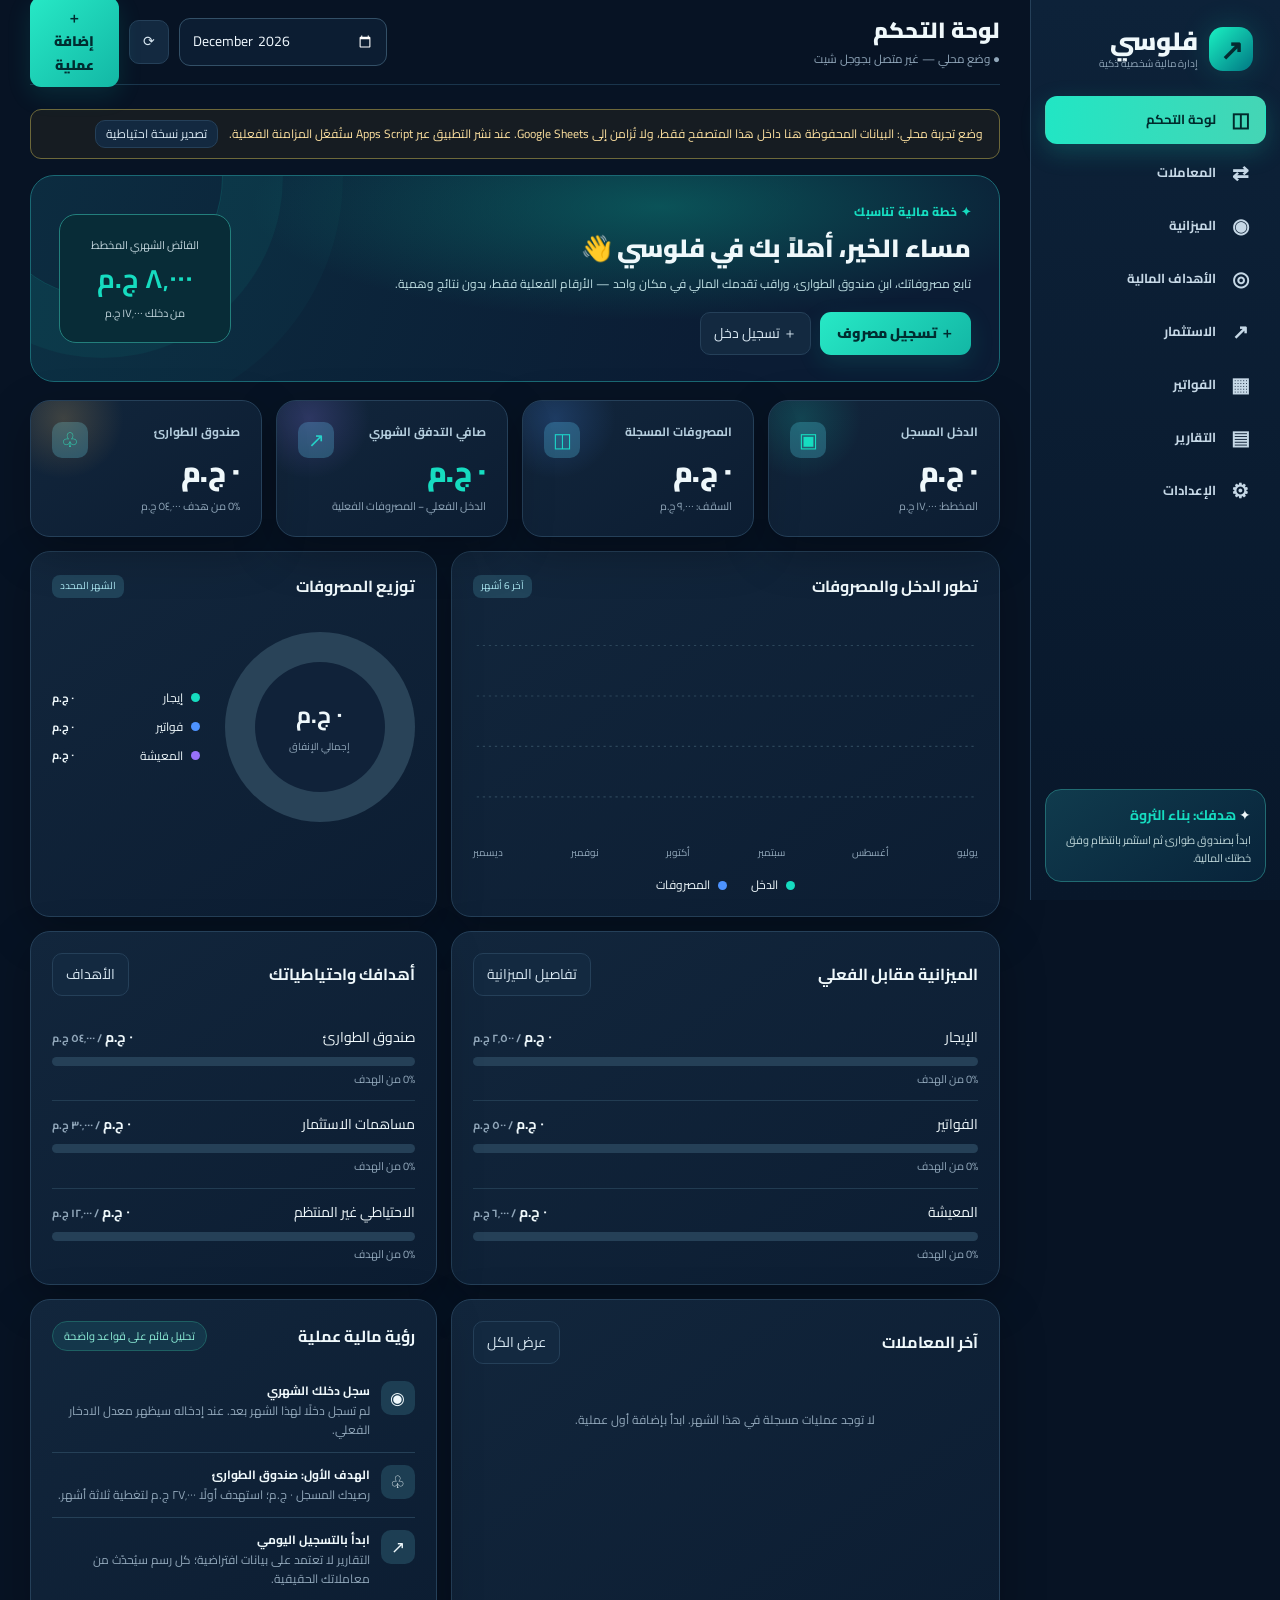
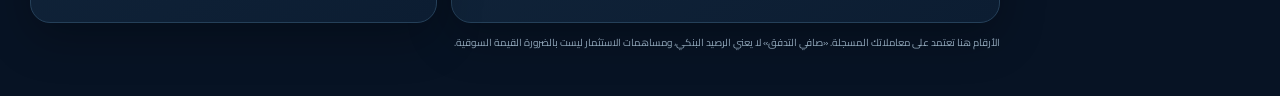
<file: flosy-app/Index.html>
<!doctype html>
<html lang="ar" dir="rtl">
<head>
  <base target="_top"><meta charset="utf-8"><meta name="viewport" content="width=device-width, initial-scale=1, viewport-fit=cover"><meta name="theme-color" content="#07162a">
  <title>فلوسي | إدارة أموالك بذكاء</title>
  <style>
  @import url('https://fonts.googleapis.com/css2?family=Cairo:wght@400;500;600;700;800;900&display=swap');
  :root{--bg:#071324;--panel:#0f2036;--panel2:#11283f;--border:#254059;--text:#eff8fb;--muted:#91a7ba;--teal:#16dcc0;--teal2:#00ab93;--blue:#4d93ff;--purple:#9b7eff;--gold:#f3b95c;--red:#ff728d;--shadow:0 15px 45px #0004;--r:20px; color-scheme:dark}
  *{box-sizing:border-box}html{scroll-behavior:smooth}body{margin:0;color:var(--text);background:var(--bg);font-family:'Cairo',Tahoma,sans-serif;min-height:100vh;font-size:14px;line-height:1.65}button,input,select,textarea{font:inherit}button{cursor:pointer}a{color:var(--teal)}.app{display:flex;min-height:100vh}
  aside{width:250px;flex:none;background:linear-gradient(180deg,#0d2239 0%,#08172a 100%);border-left:1px solid var(--border);padding:26px 14px 18px;position:sticky;top:0;height:100vh;display:flex;flex-direction:column;z-index:40}.brand{padding:0 13px 23px;display:flex;align-items:center;gap:11px}.brand-icon{height:44px;width:44px;border-radius:14px;display:grid;place-items:center;background:linear-gradient(135deg,#1af2c3,#007783);box-shadow:0 0 30px #16dcc033;color:#052b31;font-weight:900;font-size:28px}.brand-name{font-size:25px;font-weight:900;line-height:1.2}.brand-sub{font-size:10px;color:var(--muted)}.nav{display:flex;flex-direction:column;gap:5px}.nav button{border:1px solid transparent;color:#c6d8e6;background:transparent;text-align:right;width:100%;display:flex;align-items:center;gap:13px;padding:12px 14px;border-radius:12px;font-size:13px;font-weight:700}.nav button:hover{background:#1d3650}.nav button.active{color:#002a2c;background:linear-gradient(95deg,#21e6c4,#45d5b5);box-shadow:0 8px 25px #14dbc034}.symbol{min-width:22px;width:22px;height:22px;font-size:20px;display:inline-grid;place-items:center;line-height:1}.aside-bottom{margin-top:auto;padding:14px;border:1px solid #216b72;background:linear-gradient(145deg,#103b4d,#08233a);border-radius:16px}.aside-bottom b{color:var(--teal);font-size:14px}.aside-bottom p{font-size:11px;color:#bdd5d8;margin:4px 0 0}.main{flex:1;min-width:0;padding:0 30px 34px;max-width:1700px;margin:auto}.topbar{height:85px;display:flex;align-items:center;justify-content:space-between;gap:14px;border-bottom:1px solid #1a354c;margin-bottom:24px}.top-right{display:flex;align-items:center;gap:10px}.top-actions{display:flex;align-items:center;gap:10px}.topbar small{color:var(--muted)}.topbar h1{margin:0;font-size:22px;font-weight:900;line-height:1.5}.chip,.mini-btn,.outline{border:1px solid var(--border);border-radius:10px;background:#132940;color:#d8e7f1;padding:9px 13px;transition:.2s}.chip:hover,.mini-btn:hover,.outline:hover{border-color:var(--teal);color:white}.month{width:168px}.primary{border:none;background:linear-gradient(135deg,#27e9c6,#13b7a5);color:#002c30;border-radius:11px;padding:10px 17px;font-weight:900;box-shadow:0 8px 25px #10d4bc20}.primary:hover{filter:brightness(1.06)}.danger{background:#ff728d22!important;color:#ff94aa!important;border:1px solid #9b4050!important}.notice{padding:10px 16px;border:1px solid #6d683a;background:#604b1d2b;color:#ffe2a0;border-radius:11px;font-size:12px;margin-bottom:16px}.pill{padding:5px 11px;border-radius:90px;font-size:11px;background:#14374b;color:#8eefd9;border:1px solid #1e6063}.eyebrow{font-size:12px;color:var(--teal);font-weight:800;letter-spacing:.2px}.page-title{font-size:22px;margin:0 0 5px}.page-sub{color:var(--muted);margin:0 0 23px;font-size:12px}.section-title{font-size:15px;font-weight:900;margin:0}.muted{color:var(--muted)}.small{font-size:11px}.grid{display:grid;gap:14px}.kpi-grid{grid-template-columns:repeat(4,minmax(0,1fr));margin-top:18px}.two{grid-template-columns:1.35fr 1fr}.three{grid-template-columns:repeat(3,minmax(0,1fr))}.panel{border:1px solid var(--border);background:linear-gradient(145deg,#12263c,#0c1d32);border-radius:var(--r);padding:21px;box-shadow:var(--shadow);min-width:0}.panel h3{margin:0 0 17px;font-size:16px}.panel .head{display:flex;align-items:center;justify-content:space-between;gap:8px;margin-bottom:18px}.panel .head h3{margin:0}.kpi{min-height:128px;position:relative;overflow:hidden}.kpi:after{content:"";position:absolute;left:-30px;top:-45px;width:125px;height:125px;border-radius:50%;background:radial-gradient(circle,#16dcc02b,transparent 68%);pointer-events:none}.kpi.blue:after{background:radial-gradient(circle,#4d93ff33,transparent 68%)}.kpi.purple:after{background:radial-gradient(circle,#9b7eff33,transparent 68%)}.kpi.gold:after{background:radial-gradient(circle,#f3b95c33,transparent 68%)}.kpi-label{color:#b4cddd;font-size:12px;font-weight:700}.kpi-value{font-size:29px;line-height:1.4;font-weight:900;margin:10px 0 5px;letter-spacing:-.6px}.kpi-note{font-size:11px;color:var(--muted)}.kpi-icon{float:left;font-size:20px;width:36px;height:36px;display:grid;place-items:center;border-radius:10px;background:#24526a;color:var(--teal)}.hero{border-radius:24px;background:radial-gradient(ellipse at 65% 15%,#0a6d69a8,transparent 46%),linear-gradient(110deg,#0c2c40,#0b1c34 75%);padding:26px 28px;min-height:180px;border:1px solid #1a6974;display:flex;align-items:center;justify-content:space-between;gap:18px;position:relative;overflow:hidden}.hero:after{content:"";width:240px;height:240px;border:1px solid #16dcc02b;border-radius:50%;position:absolute;left:-50px;top:-120px;box-shadow:0 0 0 60px #16dcc00d,0 0 0 120px #16dcc006;pointer-events:none}.hero h2{font-size:25px;font-weight:900;margin:5px 0 6px}.hero p{margin:0;color:#c0e0e4;max-width:610px;font-size:12px}.hero-actions{display:flex;gap:9px;margin-top:18px;flex-wrap:wrap}.hero-stat{text-align:center;border:1px solid #237f7c;background:#082c37;padding:18px 24px;border-radius:17px;z-index:1;min-width:172px}.hero-stat strong{display:block;font-size:27px;color:var(--teal)}.hero-stat small{font-size:11px;color:#c2d5dc}.stack{display:flex;flex-direction:column;gap:14px}.flex-between{display:flex;justify-content:space-between;align-items:center;gap:10px}.stat-label{color:var(--muted);font-size:11px}.bold-number{font-weight:900;font-size:18px}.bar{height:9px;border-radius:20px;overflow:hidden;background:#254057}.bar>span{display:block;height:100%;background:linear-gradient(90deg,#1689c8,#22e5be);border-radius:20px;transition:width .3s}.bar.warning>span{background:linear-gradient(90deg,#ff8e75,#fa627e)}.progress-item{padding:12px 0;border-bottom:1px solid #223c52}.progress-item:last-child{border:0;padding-bottom:0}.legend{display:flex;align-items:center;gap:8px;font-size:12px}.dot{height:9px;width:9px;border-radius:50%;display:inline-block;background:var(--teal)}.ring-wrap{display:flex;gap:25px;align-items:center;min-height:218px}.donut{height:190px;width:190px;border-radius:50%;flex:none;position:relative;display:grid;place-items:center;background:conic-gradient(var(--teal) 0 60%,var(--blue) 60% 85%,var(--purple) 85% 100%)}.donut:after{content:"";position:absolute;inset:30px;border-radius:50%;background:#102239}.donut-center{position:relative;z-index:1;text-align:center}.donut-center b{display:block;font-size:23px}.donut-center small{font-size:10px;color:var(--muted)}.ring-legend{flex:1;min-width:0}.ring-legend>div{margin:9px 0;display:flex;align-items:center;justify-content:space-between;gap:9px;font-size:11px}.ring-legend b{white-space:nowrap}.chart{width:100%;height:225px;display:block}.chart-labels{display:flex;justify-content:space-between;gap:3px;margin-top:2px;color:var(--muted);font-size:10px}.table-scroll{overflow-x:auto}.table{border-collapse:collapse;width:100%;text-align:right}.table th{color:#91b0c6;font-size:11px;font-weight:700;padding:12px 8px;border-bottom:1px solid #2e485c;white-space:nowrap}.table td{padding:12px 8px;border-bottom:1px solid #1c3649;font-size:12px}.table tr:last-child td{border:0}.tx-name{font-weight:800}.tx-meta{font-size:10px;color:var(--muted)}.tag{padding:4px 9px;border-radius:7px;font-size:10px;background:#164e57;color:#8ff6da}.tag.exp{background:#502f42;color:#ffc0cb}.income-color{color:var(--teal)}.expense-color{color:var(--red)}.toolrow{display:flex;align-items:center;justify-content:space-between;gap:10px;flex-wrap:wrap;margin:16px 0}.empty{text-align:center;color:var(--muted);padding:28px 10px;font-size:12px}.footnote{color:var(--muted);font-size:10px;margin-top:12px}.insight{display:flex;align-items:flex-start;gap:11px;padding:12px 0;border-bottom:1px solid #254057}.insight:last-child{border:0}.insight-icon{flex:none;border-radius:10px;width:34px;height:34px;display:grid;place-items:center;background:#1d3e53;font-size:17px}.insight p{margin:0;font-size:12px}.insight strong{display:block;font-size:12px}.svg-lines line{stroke:#2c465a;stroke-dasharray:2 5}.form-grid{display:grid;grid-template-columns:repeat(2,minmax(0,1fr));gap:14px}.field{display:flex;flex-direction:column;gap:5px}.field label{color:#a6bfd0;font-size:11px;font-weight:700}.field input,.field select,.field textarea,.month,.search{width:100%;background:#0c1d32;border:1px solid #335067;color:#f0f8fe;border-radius:11px;padding:10px 12px;outline:none}.field input:focus,.field select:focus,.field textarea:focus,.search:focus{border-color:var(--teal)}.field textarea{resize:vertical;min-height:90px}.search{width:230px}.modal-backdrop{position:fixed;inset:0;display:none;align-items:center;justify-content:center;padding:16px;background:#020b17dc;z-index:100;backdrop-filter:blur(5px)}.modal-backdrop.show{display:flex}.modal{background:#12283d;border:1px solid #3b6574;border-radius:22px;width:min(560px,100%);max-height:94vh;overflow:auto;padding:24px;box-shadow:0 28px 90px #000a}.modal h2{margin:0;font-size:20px}.modal-header{display:flex;align-items:center;justify-content:space-between;margin-bottom:20px}.modal-actions{display:flex;justify-content:flex-end;gap:10px;margin-top:22px}.btn-row{display:flex;gap:8px;flex-wrap:wrap}.badge{border-radius:8px;padding:3px 8px;background:#21445a;color:#ace7f2;font-size:10px}.goals-grid{display:grid;grid-template-columns:repeat(2,minmax(0,1fr));gap:14px}.goal-ico{font-size:20px;border-radius:11px;background:#193e4a;width:43px;height:43px;display:grid;place-items:center}.goal-title{font-weight:900;font-size:15px}.empty-state{border:1px dashed #396276;background:#0c253a;padding:35px;border-radius:18px;text-align:center;color:#a8c7d3}.sidebar-overlay{display:none}.mobile-only{display:none}.toast{position:fixed;bottom:22px;left:22px;z-index:110;background:#123b3d;color:#ccfff6;border:1px solid #2be8bc;border-radius:11px;padding:12px 17px;box-shadow:var(--shadow);display:none;max-width:400px}.toast.error{background:#4c2633;border-color:#de6986;color:#ffe6eb}.toast.show{display:block}
  @media(max-width:1260px){.main{padding:0 18px 30px}.kpi-grid{grid-template-columns:repeat(2,minmax(0,1fr))}.two{grid-template-columns:1fr 1fr}.ring-wrap{flex-direction:column;align-items:stretch}.donut{margin:auto}}
  @media(max-width:1000px){aside{width:220px}.two,.three{grid-template-columns:1fr}.ring-wrap{flex-direction:row}.main{padding-inline:16px}}
  @media(max-width:760px){aside{position:fixed;right:-275px;transition:right .25s;width:250px;z-index:80}aside.open{right:0}.sidebar-overlay.show{display:block;position:fixed;inset:0;background:#0009;z-index:70}.mobile-only{display:inline-flex}.topbar{height:auto;padding:18px 0;margin-bottom:16px;align-items:flex-start}.topbar h1{font-size:17px}.top-actions{gap:6px}.top-actions .month{width:140px;padding:8px}.top-actions .primary{display:none}.main{padding:0 12px 80px}.hero{padding:20px;display:block}.hero h2{font-size:19px}.hero-stat{margin-top:14px;text-align:right;padding:9px 15px;display:inline-block}.hero-stat strong{font-size:21px}.kpi-grid{gap:9px}.kpi{min-height:110px;padding:15px}.kpi-value{font-size:20px}.kpi-icon{width:29px;height:29px;font-size:16px}.panel{padding:17px;border-radius:15px}.ring-wrap{flex-direction:column}.donut{height:160px;width:160px}.form-grid,.goals-grid{grid-template-columns:1fr}.bottom-add{position:fixed;bottom:18px;left:18px;z-index:35;border-radius:50%;height:54px;width:54px;font-size:27px;box-shadow:0 5px 30px #16dcc077}}
  </style>
</head>
<body>
<div class="app">
  <div id="sidebarOverlay" class="sidebar-overlay"></div>
  <aside id="sidebar">
    <div class="brand"><span class="brand-icon">↗</span><div><div class="brand-name">فلوسي</div><div class="brand-sub">إدارة مالية شخصية ذكية</div></div></div>
    <nav class="nav" id="nav"></nav>
    <div class="aside-bottom"><div>✦ <b>هدفك: بناء الثروة</b></div><p>ابدأ بصندوق طوارئ ثم استثمر بانتظام وفق خطتك المالية.</p></div>
  </aside>
  <main class="main">
    <header class="topbar">
      <div class="top-right"><button class="mini-btn mobile-only" data-action="toggleNav" aria-label="القائمة">☰</button><div><h1 id="viewTitle">لوحة التحكم</h1><small id="connectionText">جارٍ تحميل البيانات...</small></div></div>
      <div class="top-actions"><input type="month" id="monthSelector" class="month" aria-label="اختر الشهر"><button class="mini-btn" data-action="refresh" title="تحديث">⟳</button><button class="primary" data-action="newTx" data-type="مصروف">＋ إضافة عملية</button></div>
    </header>
    <div id="previewNotice"></div>
    <div id="content"></div>
    <button class="primary mobile-only bottom-add" data-action="newTx" data-type="مصروف" aria-label="إضافة عملية">＋</button>
  </main>
</div>
<div class="modal-backdrop" id="modalBackdrop"><div id="modal" class="modal" role="dialog" aria-modal="true"></div></div>
<div id="toast" class="toast" role="status"></div>
<script>
(()=>{'use strict';
const SHEET_URL='https://docs.google.com/spreadsheets/d/1cB5FB-fqn8GMdXRE-wRrS0Fk5jt4FQk2J18UlNU6_No/edit';
const LIVE=typeof google!=='undefined' && !!google.script && !!google.script.run;
const LOCAL_KEY='flosy-finance-local-v2';
const NAV=[['overview','◫','لوحة التحكم'],['transactions','⇄','المعاملات'],['budget','◉','الميزانية'],['goals','◎','الأهداف المالية'],['investments','↗','الاستثمار'],['bills','▦','الفواتير'],['reports','▤','التقارير'],['settings','⚙','الإعدادات']];
const CAT=['إيجار','فواتير','طعام','مواصلات','تسوق','صحة','ترفيه','تعليم','اشتراكات','أخرى'];
const TYPES=['مصروف','دخل','طوارئ','استثمار','احتياطي','سحب طوارئ','سحب استثمار','سحب احتياطي'];
const DEFAULT={settings:{'المرتب الشهري':17000,'الإيجار':2500,'الفواتير':500,'المعيشة':6000,'الطوارئ المستهدفة':54000,'مصاريف غير منتظمة':1000,'رصيد الطوارئ الافتتاحي':0,'رصيد الاستثمار الافتتاحي':0,'رصيد الاحتياطي الافتتاحي':0},transactions:[],goals:[],bills:[],valuations:[],plan:[],serverDate:new Date().toISOString().slice(0,10),connected:false};
let state=JSON.parse(JSON.stringify(DEFAULT)),view='overview',month='',search='',filter='الكل',loading=false;
const $=id=>document.getElementById(id),escape=s=>String(s??'').replace(/[&<>"']/g,c=>({'&':'&amp;','<':'&lt;','>':'&gt;','"':'&quot;',"'":'&#39;'}[c]));
const num=v=>Number(v)||0,fmt=v=>new Intl.NumberFormat('ar-EG',{maximumFractionDigits:0}).format(num(v)),money=v=>fmt(v)+' ج.م',pct=v=>Math.round(v*100)+'%',clamp=v=>Math.max(0,Math.min(1,Number.isFinite(v)?v:0));
const cfg=k=>num(state.settings[k]);const iso=()=>{const d=new Date();return d.getFullYear()+'-'+String(d.getMonth()+1).padStart(2,'0')+'-'+String(d.getDate()).padStart(2,'0')};
const monthTx=()=>state.transactions.filter(x=>String(x.date).startsWith(month));
const sum=(arr,type)=>arr.filter(x=>x.type===type).reduce((a,x)=>a+num(x.amount),0);
const bucket=x=>x.category==='إيجار'?'إيجار':x.category==='فواتير'?'فواتير':'المعيشة';
const getStats=()=>{const tx=monthTx(),income=sum(tx,'دخل'),expense=sum(tx,'مصروف'),budget=cfg('الإيجار')+cfg('الفواتير')+cfg('المعيشة');const all=state.transactions;const emergency=cfg('رصيد الطوارئ الافتتاحي')+sum(all,'طوارئ')-sum(all,'سحب طوارئ');const investment=cfg('رصيد الاستثمار الافتتاحي')+sum(all,'استثمار')-sum(all,'سحب استثمار');const reserve=cfg('رصيد الاحتياطي الافتتاحي')+sum(all,'احتياطي')-sum(all,'سحب احتياطي');const latest=state.valuations.slice().sort((a,b)=>b.date.localeCompare(a.date))[0];return {income,expense,budget,net:income-expense,emergency,investment,reserve,portfolio:latest?num(latest.value):investment,hasValuation:!!latest};};
function toast(message,err=false){const t=$('toast');t.textContent=message;t.className='toast show'+(err?' error':'');clearTimeout(window._toastTimer);window._toastTimer=setTimeout(()=>t.classList.remove('show'),4100)}
function getLocal(){try{const d=JSON.parse(localStorage.getItem(LOCAL_KEY)||'null');return d?{...structuredClone(DEFAULT),...d,settings:{...DEFAULT.settings,...d.settings}}:structuredClone(DEFAULT)}catch{return structuredClone(DEFAULT)}}
function saveLocal(){localStorage.setItem(LOCAL_KEY,JSON.stringify(state))}
function call(method,arg){if(LIVE)return new Promise((resolve,reject)=>google.script.run.withSuccessHandler(resolve).withFailureHandler(reject)[method](arg));
  let obj=arg||{};let next=structuredClone(state);const id=()=>crypto.randomUUID?crypto.randomUUID():String(Date.now()+Math.random());
  if(method==='addTransaction')next.transactions.push({...obj,id:id()});
  if(method==='deleteTransaction')next.transactions=next.transactions.filter(x=>x.id!==arg);
  if(method==='saveSettings')next.settings={...next.settings,...obj};
  if(method==='saveGoal'||method==='saveBill'){let key=method==='saveGoal'?'goals':'bills';const i=next[key].findIndex(x=>x.id===obj.id);if(i<0)next[key].push({...obj,id:id()});else next[key][i]={...obj};}
  if(method==='deleteGoal'||method==='deleteBill'){let key=method==='deleteGoal'?'goals':'bills';next[key]=next[key].filter(x=>x.id!==arg)}
  if(method==='saveValuation')next.valuations.push(obj);
  if(method==='getData')return Promise.resolve(getLocal());
  state=next;saveLocal();return Promise.resolve(structuredClone(state));
}
async function refresh(){if(loading)return;loading=true;$('connectionText').textContent='جارٍ مزامنة البيانات…';try{state=await call('getData');$('connectionText').textContent=LIVE?'● متصل بقاعدة بيانات Google Sheets':'● وضع محلي — غير متصل بجوجل شيت';render();}catch(e){toast('تعذّر تحميل البيانات: '+(e.message||e),true);$('connectionText').textContent='تعذّر الاتصال';}finally{loading=false}}
async function mutate(method,arg){try{$('connectionText').textContent='جارٍ الحفظ…';const data=await call(method,arg);state=data;closeModal();render();toast('✓ تم الحفظ بنجاح');$('connectionText').textContent=LIVE?'● تم الحفظ في Google Sheets':'● تم الحفظ محليًا في هذا المتصفح'}catch(e){toast('فشل الحفظ: '+(e.message||e),true)}finally{const b=$('modalSave');if(b)b.disabled=false}}
function renderNav(){$('nav').innerHTML=NAV.map(([v,icon,title])=>`<button class="${view===v?'active':''}" data-action="navigate" data-view="${v}"><span class="symbol">${icon}</span>${title}</button>`).join('')}
function pageTitle(){return NAV.find(([v])=>v===view)?.[2]||'لوحة التحكم'}
function render(){renderNav();$('viewTitle').textContent=pageTitle();$('monthSelector').value=month;$('previewNotice').innerHTML=LIVE?'':`<div class="notice">وضع تجربة محلي: البيانات المحفوظة هنا داخل هذا المتصفح فقط، ولا تُزامن إلى Google Sheets. عند نشر التطبيق عبر Apps Script ستُفعّل المزامنة الفعلية. <button class="outline" data-action="export" style="margin-right:8px;padding:3px 10px">تصدير نسخة احتياطية</button></div>`;
const views={overview:renderOverview,transactions:renderTransactions,budget:renderBudget,goals:renderGoals,investments:renderInvestments,bills:renderBills,reports:renderReports,settings:renderSettings};$('content').innerHTML=(views[view]||renderOverview)();}
const panel=(title,content,extra='')=>`<section class="panel"><div class="head"><h3>${title}</h3>${extra}</div>${content}</section>`;
const progress=(label,used,total,color='')=>`<div class="progress-item"><div class="flex-between"><span>${label}</span><b>${money(used)} <span class="muted small">/ ${money(total)}</span></b></div><div class="bar ${used>total?'warning':''}" style="margin:8px 0 4px"><span style="width:${pct(clamp(used/Math.max(total,1)))};${color?'background:'+color:''}"></span></div><div class="muted small">${Math.round(used/Math.max(total,1)*100)}% من الهدف</div></div>`;
function expensesByBucket(){const out={'إيجار':0,'فواتير':0,'المعيشة':0};monthTx().filter(x=>x.type==='مصروف').forEach(x=>out[bucket(x)]+=num(x.amount));return out}
function monthName(m){try{return new Date(m+'-01T12:00:00').toLocaleDateString('ar-EG',{month:'short'})}catch{return m}}
function lastMonths(n){const [y,m]=month.split('-').map(Number),out=[];for(let i=n-1;i>=0;i--){const d=new Date(y,m-1-i,1);out.push(d.getFullYear()+'-'+String(d.getMonth()+1).padStart(2,'0'))}return out}
function svgTrend(){const ms=lastMonths(6),series=ms.map(m=>{const rows=state.transactions.filter(x=>x.date.startsWith(m));return {month:m,income:sum(rows,'دخل'),expense:sum(rows,'مصروف')}});const max=Math.max(...series.flatMap(x=>[x.income,x.expense]),cfg('المرتب الشهري'),1),W=670,H=205,pad=25,barW=26,gap=8;let inner=Array.from({length:4},(_,i)=>`<line x1="5" x2="${W-5}" y1="${25+i*46}" y2="${25+i*46}" stroke="#2c465a" stroke-dasharray="3 5"/>`).join('');series.forEach((d,i)=>{const x=(W-40)*(i+.5)/6+12;const h1=(d.income/max)*160,h2=(d.expense/max)*160;inner+=`<rect x="${x-20}" y="${H-h1}" width="${barW}" height="${h1}" rx="5" fill="#20dcc0"/><rect x="${x+9}" y="${H-h2}" width="${barW}" height="${h2}" rx="5" fill="#508cff"/>`});return `<svg class="chart" viewBox="0 0 ${W} ${H}" preserveAspectRatio="none" role="img" aria-label="مقارنة الدخل بالمصروفات خلال ستة أشهر">${inner}</svg><div class="chart-labels">${series.map(x=>`<span>${monthName(x.month)}</span>`).join('')}</div><div class="flex-between" style="justify-content:center;gap:24px;margin-top:14px"><div class="legend"><i class="dot"></i> الدخل</div><div class="legend"><i class="dot" style="background:var(--blue)"></i> المصروفات</div></div>`}
function distribution(){const cats=Object.entries(expensesByBucket());const total=cats.reduce((a,[,v])=>a+v,0),colors=['#16dcc0','#4d93ff','#9772fa'];let stops=[],pos=0;cats.forEach(([,v],i)=>{let end=pos+(total?v/total*100:0);stops.push(`${colors[i]} ${pos}% ${end}%`);pos=end});return `<div class="ring-wrap"><div class="donut" style="background:${total?'conic-gradient('+stops.join(',')+')':'conic-gradient(#294358 0 100%)'}"><div class="donut-center"><b>${money(total)}</b><small>إجمالي الإنفاق</small></div></div><div class="ring-legend">${cats.map(([k,v],i)=>`<div><span class="legend"><i class="dot" style="background:${colors[i]}"></i>${k}</span><b>${money(v)}</b></div>`).join('')}</div></div>`}
function recentTable(limit=6,full=false){const rows=monthTx().filter(t=>filter==='الكل'||t.type===filter).filter(t=>(t.description+' '+t.category+' '+t.notes).includes(search)).slice().sort((a,b)=>b.date.localeCompare(a.date)).slice(0,limit);if(!rows.length)return `<div class="empty">لا توجد عمليات مسجلة في هذا الشهر. ابدأ بإضافة أول عملية.</div>`;return `<div class="table-scroll"><table class="table"><thead><tr><th>التاريخ</th><th>الوصف</th><th>النوع</th><th>الفئة</th><th>المبلغ</th>${full?'<th></th>':''}</tr></thead><tbody>${rows.map(t=>`<tr><td>${escape(t.date)}</td><td><span class="tx-name">${escape(t.description||'بدون وصف')}</span></td><td><span class="tag ${t.type==='مصروف'?'exp':''}">${escape(t.type)}</span></td><td>${escape(t.category)}</td><td class="${t.type==='مصروف'?'expense-color':'income-color'}" style="font-weight:800">${t.type==='مصروف'?'-':'+'}${money(t.amount)}</td>${full?`<td><button class="mini-btn danger" data-action="deleteTx" data-id="${escape(t.id)}" aria-label="حذف">حذف</button></td>`:''}</tr>`).join('')}</tbody></table></div>`}
function notes(s){const insights=[];if(!monthTx().some(x=>x.type==='دخل'))insights.push(['◉','سجل دخلك الشهري','لم تسجل دخلًا لهذا الشهر بعد. عند إدخاله سيظهر معدل الادخار الفعلي.']);if(s.expense>0&&s.expense>=.8*s.budget)insights.push(['⚠','تنبيه الميزانية',s.expense>s.budget?'تجاوزت سقف المصروفات المخطط. راجع أكبر الفئات.':'أنت قريب من الحد الشهري؛ راقب المصروفات المتبقية.']);if(s.emergency<27000)insights.push(['♧','الهدف الأول: صندوق الطوارئ',`رصيدك المسجل ${money(s.emergency)}؛ استهدف أولًا ${money(27000)} لتغطية ثلاثة أشهر.`]);else if(s.emergency<cfg('الطوارئ المستهدفة'))insights.push(['✓','تقدم جيد في الأمان المالي',`باقي ${money(cfg('الطوارئ المستهدفة')-s.emergency)} للوصول لهدف صندوق الطوارئ.`]);else insights.push(['↗','صندوق الطوارئ مكتمل','يمكنك مراجعة المبلغ المخصص للاستثمار مع الحفاظ على سيولة الطوارئ.']);if(s.expense===0)insights.push(['↗','ابدأ بالتسجيل اليومي','التقارير لا تعتمد على بيانات افتراضية؛ كل رسم سيُحدّث من معاملاتك الحقيقية.']);return insights.slice(0,3).map(([ico,title,desc])=>`<div class="insight"><div class="insight-icon">${ico}</div><div><strong>${title}</strong><p class="muted">${desc}</p></div></div>`).join('')}
function renderOverview(){const s=getStats(),b=expensesByBucket(),goal=cfg('الطوارئ المستهدفة'),rate=s.income>0?(s.income-s.expense)/s.income:0;return `
<div class="hero"><div><div class="eyebrow">✦ خطة مالية تناسبك</div><h2>مساء الخير، أهلاً بك في فلوسي 👋</h2><p>تابع مصروفاتك، ابنِ صندوق الطوارئ، وراقب تقدمك المالي في مكان واحد — الأرقام الفعلية فقط، بدون نتائج وهمية.</p><div class="hero-actions"><button class="primary" data-action="newTx" data-type="مصروف">＋ تسجيل مصروف</button><button class="outline" data-action="newTx" data-type="دخل">＋ تسجيل دخل</button></div></div><div class="hero-stat"><small>الفائض الشهري المخطط</small><strong>${money(cfg('المرتب الشهري')-s.budget)}</strong><small>من دخلك ${money(cfg('المرتب الشهري'))}</small></div></div>
<div class="grid kpi-grid"><div class="panel kpi"><span class="kpi-icon">▣</span><div class="kpi-label">الدخل المسجل</div><div class="kpi-value">${money(s.income)}</div><div class="kpi-note">المخطط: ${money(cfg('المرتب الشهري'))}</div></div><div class="panel kpi blue"><span class="kpi-icon">◫</span><div class="kpi-label">المصروفات المسجلة</div><div class="kpi-value">${money(s.expense)}</div><div class="kpi-note">السقف: ${money(s.budget)}</div></div><div class="panel kpi purple"><span class="kpi-icon">↗</span><div class="kpi-label">صافي التدفق الشهري</div><div class="kpi-value ${s.net<0?'expense-color':'income-color'}">${money(s.net)}</div><div class="kpi-note">الدخل الفعلي − المصروفات الفعلية</div></div><div class="panel kpi gold"><span class="kpi-icon">♧</span><div class="kpi-label">صندوق الطوارئ</div><div class="kpi-value">${money(s.emergency)}</div><div class="kpi-note">${Math.round(clamp(s.emergency/Math.max(goal,1))*100)}% من هدف ${money(goal)}</div></div></div>
<div class="grid two" style="margin-top:14px">${panel('تطور الدخل والمصروفات',svgTrend(),'<span class="badge">آخر 6 أشهر</span>')}${panel('توزيع المصروفات',distribution(),'<span class="badge">الشهر المحدد</span>')}</div>
<div class="grid two" style="margin-top:14px">${panel('الميزانية مقابل الفعلي',progress('الإيجار',b['إيجار'],cfg('الإيجار'))+progress('الفواتير',b['فواتير'],cfg('الفواتير'))+progress('المعيشة',b['المعيشة'],cfg('المعيشة')),'<button class="outline" data-action="navigate" data-view="budget">تفاصيل الميزانية</button>')}${panel('أهدافك واحتياطياتك',progress('صندوق الطوارئ',s.emergency,goal)+progress('مساهمات الاستثمار',s.investment,30000)+progress('الاحتياطي غير المنتظم',s.reserve,12000),'<button class="outline" data-action="navigate" data-view="goals">الأهداف</button>')}</div>
<div class="grid two" style="margin-top:14px">${panel('آخر المعاملات',recentTable(),'<button class="outline" data-action="navigate" data-view="transactions">عرض الكل</button>')}${panel('رؤية مالية عملية',notes(s),'<span class="pill">تحليل قائم على قواعد واضحة</span>')}</div>
<p class="footnote">الأرقام هنا تعتمد على معاملاتك المسجلة. «صافي التدفق» لا يعني الرصيد البنكي، ومساهمات الاستثمار ليست بالضرورة القيمة السوقية.</p>`}
function renderTransactions(){const s=getStats();return `<div class="toolrow"><div><h2 class="page-title">سجل المعاملات</h2><p class="page-sub">إضافة وتتبع كل حركة؛ التحويلات الداخلية لا تُحسب كمصروفات.</p></div><div class="btn-row"><button class="primary" data-action="newTx" data-type="مصروف">＋ مصروف جديد</button><button class="outline" data-action="newTx" data-type="دخل">＋ دخل جديد</button><button class="outline" data-action="exportCsv">تصدير CSV</button></div></div><div class="grid three"><div class="panel"><div class="muted">الدخل</div><div class="kpi-value income-color">${money(s.income)}</div></div><div class="panel"><div class="muted">المصروفات</div><div class="kpi-value expense-color">${money(s.expense)}</div></div><div class="panel"><div class="muted">صافي التدفق</div><div class="kpi-value">${money(s.net)}</div></div></div><div class="panel" style="margin-top:15px"><div class="toolrow"><input id="searchInput" class="search" placeholder="ابحث في المعاملات…" value="${escape(search)}"><select id="typeFilter" class="month"><option ${filter==='الكل'?'selected':''}>الكل</option>${TYPES.map(t=>`<option ${filter===t?'selected':''}>${t}</option>`).join('')}</select><span class="badge">${monthTx().length} عملية في الشهر</span></div>${recentTable(2000,true)}</div>`}
function renderBudget(){const s=getStats(),b=expensesByBucket(),target=cfg('المرتب الشهري'),remain=Math.max(0,s.budget-s.expense);return `<div class="toolrow"><div><h2 class="page-title">ميزانيتك الشهرية</h2><p class="page-sub">ميزانية صفرية: كل جنيه له وظيفة قبل إنفاقه.</p></div><button class="primary" data-action="editSettings">تعديل حدود الميزانية</button></div><div class="grid three"><div class="panel"><div class="muted">إجمالي الميزانية</div><div class="kpi-value">${money(s.budget)}</div></div><div class="panel"><div class="muted">المنفق فعليًا</div><div class="kpi-value">${money(s.expense)}</div></div><div class="panel"><div class="muted">المتبقي داخل الحد</div><div class="kpi-value income-color">${money(remain)}</div></div></div><div class="grid two" style="margin-top:14px">${panel('أداء بنود الإنفاق',progress('الإيجار',b['إيجار'],cfg('الإيجار'))+progress('الفواتير',b['فواتير'],cfg('الفواتير'))+progress('المعيشة',b['المعيشة'],cfg('المعيشة')))}${panel('خطة توزيع دخلك',`<div class="progress-item">${progress('تكاليف المعيشة الأساسية',s.budget,target)}${progress('الفائض المخطط',target-s.budget,target)}<div class="footnote">الفائض ${money(target-s.budget)} يُوزَّع على الطوارئ والاستثمار والاحتياطي وفق مراحل خطتك.</div></div>`)}</div>${panel('تفاصيل مصروفات الشهر',distribution(),'<button class="outline" data-action="newTx" data-type="مصروف">إضافة مصروف</button>')}`}
function goalCard(g){let n=num(g.initial),t=num(g.target),value=g.emergency?getStats().emergency:n;return `<article class="panel"><div class="flex-between"><div class="goal-ico">${g.emergency?'🛡':'◎'}</div>${g.emergency?'<span class="pill">هدف أساسي</span>':`<button class="mini-btn" data-action="editGoal" data-id="${escape(g.id)}">تعديل</button>`}</div><div class="goal-title" style="margin-top:13px">${escape(g.title)}</div><div class="muted small">${escape(g.note||'')}</div><div class="flex-between" style="margin-top:18px"><b>${money(value)}</b><span class="muted">من ${money(t)}</span></div><div class="bar" style="margin-top:8px"><span style="width:${pct(clamp(value/Math.max(t,1)))}"></span></div><div class="footnote">${Math.round(value/Math.max(1,t)*100)}% مكتمل ${g.deadline?' · الموعد: '+escape(g.deadline):''}</div></article>`}
function renderGoals(){const core={emergency:true,title:'صندوق الطوارئ',target:cfg('الطوارئ المستهدفة'),note:'ستة أشهر من نفقاتك الأساسية'};return `<div class="toolrow"><div><h2 class="page-title">الأهداف المالية</h2><p class="page-sub">ضع هدفًا قابلًا للقياس وتابع تقدمه شهريًا.</p></div><button class="primary" data-action="newGoal">＋ هدف جديد</button></div><div class="goals-grid">${[core,...state.goals].map(goalCard).join('')}</div><p class="footnote">الأهداف المخصصة تسجل مبلغ البداية يدويًا. صندوق الطوارئ يرتبط بتحويلاتك المسجلة تلقائيًا؛ لا تضف المبلغ ذاته مرتين.</p>`}
function renderInvestments(){const s=getStats(),w=s.hasValuation?s.portfolio:s.investment;return `<div class="toolrow"><div><h2 class="page-title">محفظتك الاستثمارية</h2><p class="page-sub">افصل بين مساهماتك وبين القيمة السوقية الفعلية للمحفظة.</p></div><div class="btn-row"><button class="primary" data-action="newTx" data-type="استثمار">＋ تحويل للاستثمار</button><button class="outline" data-action="newValuation">تحديث القيمة السوقية</button></div></div><div class="grid three"><div class="panel"><div class="muted">صافي المساهمات المسجلة</div><div class="kpi-value">${money(s.investment)}</div></div><div class="panel"><div class="muted">${s.hasValuation?'آخر تقييم للمحفظة':'قيمة سوقية غير مسجلة'}</div><div class="kpi-value">${s.hasValuation?money(w):'—'}</div></div><div class="panel"><div class="muted">${s.hasValuation?'الفرق عن المساهمات':'العائد السوقي'}</div><div class="kpi-value ${(w-s.investment)<0?'expense-color':'income-color'}">${s.hasValuation?money(w-s.investment):'غير متاح'}</div></div></div>${panel('سجل التقييمات',state.valuations.length?`<div class="table-scroll"><table class="table"><thead><tr><th>التاريخ</th><th>القيمة</th><th>ملاحظات</th></tr></thead><tbody>${state.valuations.slice().sort((a,b)=>b.date.localeCompare(a.date)).map(x=>`<tr><td>${escape(x.date)}</td><td>${money(x.value)}</td><td>${escape(x.note)}</td></tr>`).join('')}</tbody></table></div>`:'<div class="empty">سجل القيمة السوقية الحالية للمحفظة بعد فتح حسابك الاستثماري.</div>','<button class="outline" data-action="newValuation">＋ إضافة تقييم</button>')}<p class="footnote">لا يتم جلب أسعار الأسهم أو الذهب تلقائيًا. الفرق المحسوب لا يشمل الرسوم والضرائب، وقد يحتاج ضبطًا عند وجود توزيعات أو سحوبات.</p>`}
function billRow(b){const day=Math.min(31,num(b.dueDay)),today=Number(iso().slice(-2)),diff=day-today;return `<tr><td>${escape(b.title)}</td><td>${money(b.amount)}</td><td>يوم ${day} من الشهر</td><td>${diff>=0&&diff<=7?'<span class="tag exp">خلال '+diff+' يوم</span>':b.active?'<span class="tag">نشطة</span>':'<span class="badge">موقفة</span>'}</td><td><button data-action="editBill" data-id="${escape(b.id)}" class="mini-btn">تعديل</button></td></tr>`}
function renderBills(){const active=state.bills.filter(x=>x.active);return `<div class="toolrow"><div><h2 class="page-title">الفواتير والاشتراكات</h2><p class="page-sub">تذكيرات داخل التطبيق للمواعيد المتكررة، وليست خصومات بنكية آلية.</p></div><button class="primary" data-action="newBill">＋ فاتورة متكررة</button></div><div class="grid three"><div class="panel"><div class="muted">الالتزامات المسجلة شهريًا</div><div class="kpi-value">${money(active.reduce((a,x)=>a+num(x.amount),0))}</div></div><div class="panel"><div class="muted">الفواتير النشطة</div><div class="kpi-value">${active.length}</div></div><div class="panel"><div class="muted">الفواتير خلال 7 أيام</div><div class="kpi-value">${active.filter(x=>num(x.dueDay)>=Number(iso().slice(-2))&&num(x.dueDay)<=Number(iso().slice(-2))+7).length}</div></div></div><div class="panel" style="margin-top:14px">${state.bills.length?`<div class="table-scroll"><table class="table"><thead><tr><th>الفاتورة</th><th>القيمة</th><th>الاستحقاق</th><th>الحالة</th><th></th></tr></thead><tbody>${state.bills.map(billRow).join('')}</tbody></table></div>`:'<div class="empty-state">لا توجد فواتير دورية بعد. أضف الإيجار، الإنترنت، أو أي اشتراك شهري لتتابع موعده.</div>'}</div>`}
function renderReports(){const s=getStats(),months=lastMonths(6),rows=months.map(m=>{const t=state.transactions.filter(x=>x.date.startsWith(m));const income=sum(t,'دخل'),expense=sum(t,'مصروف');return {m,income,expense,net:income-expense}});return `<div class="toolrow"><div><h2 class="page-title">التقارير والتحليلات</h2><p class="page-sub">تتبع أداءك المالي باستخدام معاملات حقيقية ومؤشرات واضحة.</p></div><button class="outline" data-action="exportCsv">⬇ تصدير معاملات CSV</button></div><div class="grid three"><div class="panel"><div class="muted">معدل الادخار الفعلي</div><div class="kpi-value">${s.income>0?pct((s.income-s.expense)/s.income):'—'}</div><div class="small muted">لا يُحسب دون دخل مسجل</div></div><div class="panel"><div class="muted">تغطية الطوارئ</div><div class="kpi-value">${(s.emergency/Math.max(1,s.budget)).toFixed(1)} شهر</div></div><div class="panel"><div class="muted">نسبة الاستهلاك</div><div class="kpi-value">${pct(s.expense/Math.max(1,s.budget))}</div></div></div><div class="grid two" style="margin-top:14px">${panel('التحليل الشهري',svgTrend())}${panel('توزيع المصروفات',distribution())}</div>${panel('ملخص آخر 6 أشهر',`<div class="table-scroll"><table class="table"><thead><tr><th>الشهر</th><th>الدخل</th><th>المصروفات</th><th>الفائض</th><th>الادخار %</th></tr></thead><tbody>${rows.map(r=>`<tr><td>${escape(r.m)}</td><td>${money(r.income)}</td><td>${money(r.expense)}</td><td class="${r.net<0?'expense-color':'income-color'}">${money(r.net)}</td><td>${r.income?pct(r.net/r.income):'—'}</td></tr>`).join('')}</tbody></table></div>`)}<p class="footnote">مؤشرات الموازنة تقديرية وفق البيانات المدخلة وليست تقييمًا ائتمانيًا أو نصيحة استثمارية.</p>`}
function renderSettings(){return `<div class="toolrow"><div><h2 class="page-title">الإعدادات وبياناتك</h2><p class="page-sub">حدّث دخلك وتكلفة معيشتك مع الحفاظ على بياناتك الحالية.</p></div><button class="primary" data-action="editSettings">تعديل الإعدادات</button></div>${panel('معلومات الخطة المالية',`<div class="grid two"><div>${Object.entries(state.settings).slice(0,6).map(([k,v])=>`<div class="progress-item flex-between"><span>${escape(k)}</span><b>${money(v)}</b></div>`).join('')}</div><div><h3>خصوصية البيانات</h3><p class="muted">${LIVE?'التطبيق يعمل داخل Google Apps Script، ويقرأ ويكتب في Google Sheets الخاص بك؛ اضبط الوصول عند النشر على «أنا فقط».':'نسخة تجربة محلية. تُحفظ البيانات في متصفحك حتى تقوم بتوصيلها بـGoogle Apps Script.'}</p><p class="muted">لا تدخل كلمات مرور، أرقام بطاقات، أو رموز تحقق في وصف المعاملات.</p><div class="btn-row"><button class="outline" data-action="export">نسخة احتياطية JSON</button><button class="outline" data-action="exportCsv">CSV للمعاملات</button></div><div class="footnote">النسخ الاحتياطية مهمة قبل إجراء تغييرات كبيرة.</div><p style="margin-top:18px"><a href="${SHEET_URL}" target="_blank" rel="noopener noreferrer">فتح قاعدة البيانات في Google Sheets ↗</a></p></div></div>`)}<p class="footnote">في إصدار Apps Script لا يُستورد JSON تلقائيًا حفاظًا على سلامة بيانات Google Sheets؛ يُستخدم كنسخة احتياطية.</p>`}
function input(label,name,type='text',value='',required=true,options=null){return `<div class="field"><label for="f_${name}">${label}</label>${options?`<select name="${name}" id="f_${name}">${options.map(x=>`<option value="${escape(x)}" ${String(x)===String(value)?'selected':''}>${escape(x)}</option>`).join('')}</select>`:`<input id="f_${name}" name="${name}" type="${type}" ${required?'required':''} ${type==='number'?'step="0.01" min="0"':''} value="${escape(value)}">`}</div>`}
function openModal(kind,rec={}){let title='',fields='',submit='حفظ العملية';if(kind==='tx'){title='إضافة معاملة مالية';fields=`${input('التاريخ','date','date',rec.date||iso())}${input('نوع العملية','type','text',rec.type||'مصروف',true,TYPES)}${input('الفئة','category','text',rec.category||'طعام',true,[...CAT,'مرتب','دخل إضافي','صندوق الطوارئ','استثمار','احتياطي'])}${input('المبلغ (جنيه)','amount','number',rec.amount||'')}${input('وصف مختصر','description','text',rec.description||'',false)}${input('ملاحظات','notes','text',rec.notes||'',false)}`}
else if(kind==='goal'){title=rec.id?'تعديل الهدف':'إنشاء هدف مالي';fields=`${input('اسم الهدف','title','text',rec.title||'')}${input('المبلغ المستهدف','target','number',rec.target||'')}${input('المبلغ المتحقق حاليًا','initial','number',rec.initial||0)}${input('الموعد المستهدف','deadline','date',rec.deadline||'',false)}<div class="field" style="grid-column:1/-1"><label>ملاحظات</label><textarea name="note">${escape(rec.note||'')}</textarea></div>`}
else if(kind==='bill'){title=rec.id?'تعديل الفاتورة':'إضافة فاتورة دورية';fields=`${input('اسم الفاتورة','title','text',rec.title||'')}${input('المبلغ','amount','number',rec.amount||'')}${input('يوم الاستحقاق (1–31)','dueDay','number',rec.dueDay||1)}${input('الفئة','category','text',rec.category||'فواتير',true,CAT)}${input('الحالة','active','text',rec.active===false?'موقفة':'نشطة',true,['نشطة','موقفة'])}${input('ملاحظات','note','text',rec.note||'',false)}`}
else if(kind==='valuation'){title='تحديث قيمة المحفظة السوقية';fields=`${input('التاريخ','date','date',iso())}${input('القيمة السوقية الحالية','value','number','')}${input('ملاحظات','note','text','',false)}`}
else if(kind==='settings'){title='تعديل خطة الميزانية';fields=Object.entries(state.settings).map(([k,v],i)=>input(k,'setting_'+i,'number',v)).join('')}
$('modal').innerHTML=`<div class="modal-header"><h2>${title}</h2><button class="mini-btn" data-action="closeModal" aria-label="إغلاق">✕</button></div><form id="modalForm" data-kind="${kind}" data-id="${escape(rec.id||'')}"><div class="form-grid">${fields}</div><div class="modal-actions">${rec.id&&kind!=='tx'?`<button type="button" class="mini-btn danger" data-action="deleteRecord" data-kind="${kind}" data-id="${escape(rec.id)}">حذف</button>`:''}<button type="button" class="outline" data-action="closeModal">إلغاء</button><button type="submit" id="modalSave" class="primary">${submit}</button></div></form>`;$('modalBackdrop').classList.add('show')}
function closeModal(){$('modalBackdrop').classList.remove('show');$('modal').innerHTML=''}
async function onSubmit(e){if(e.target.id!=='modalForm')return;e.preventDefault();const form=e.target,kind=form.dataset.kind,id=form.dataset.id;const p=Object.fromEntries(new FormData(form).entries());$('modalSave').disabled=true;if(kind==='tx'){p.amount=Number(p.amount);if(p.amount<=0){$('modalSave').disabled=false;return toast('المبلغ يجب أن يكون أكبر من صفر',true)};await mutate('addTransaction',p)}if(kind==='goal'){p.target=Number(p.target);p.initial=Number(p.initial);if(id)p.id=id;await mutate('saveGoal',p)}if(kind==='bill'){p.amount=Number(p.amount);p.dueDay=Number(p.dueDay);p.active=p.active==='نشطة';if(id)p.id=id;await mutate('saveBill',p)}if(kind==='valuation'){p.value=Number(p.value);await mutate('saveValuation',p)}if(kind==='settings'){const settings={};Object.keys(state.settings).forEach((key,i)=>settings[key]=Number(p['setting_'+i]));await mutate('saveSettings',settings)}}
function exportFile(name,blob,type){const url=URL.createObjectURL(new Blob([blob],{type})),a=document.createElement('a');a.href=url;a.download=name;document.body.appendChild(a);a.click();a.remove();setTimeout(()=>URL.revokeObjectURL(url),1000)}
function csv(){const header=['التاريخ','النوع','الفئة','الوصف','المبلغ','ملاحظات'];const escCsv=s=>{let v=String(s??'');if(/^[\s]*[=+@-]/.test(v))v="'"+v;return '"'+v.replace(/"/g,'""')+'"'};const rows=state.transactions.map(r=>[r.date,r.type,r.category,r.description,r.amount,r.notes].map(escCsv).join(','));exportFile('flosy_transactions.csv','\ufeff'+[header.map(escCsv).join(','),...rows].join('\n'),'text/csv;charset=utf-8')}
function click(e){const el=e.target.closest('[data-action]');if(!el)return;const act=el.dataset.action;if(act==='toggleNav'){$('sidebar').classList.toggle('open');$('sidebarOverlay').classList.toggle('show')}if(act==='navigate'){view=el.dataset.view;$('sidebar').classList.remove('open');$('sidebarOverlay').classList.remove('show');render();window.scrollTo({top:0,behavior:'smooth'})}if(act==='refresh')refresh();if(act==='newTx')openModal('tx',{type:el.dataset.type||'مصروف'});if(act==='newGoal')openModal('goal');if(act==='newBill')openModal('bill');if(act==='newValuation')openModal('valuation');if(act==='editSettings')openModal('settings');if(act==='editGoal')openModal('goal',state.goals.find(x=>x.id===el.dataset.id)||{});if(act==='editBill')openModal('bill',state.bills.find(x=>x.id===el.dataset.id)||{});if(act==='closeModal')closeModal();if(act==='export')exportFile('flosy-backup-'+iso()+'.json',JSON.stringify(state,null,2),'application/json');if(act==='exportCsv')csv();if(act==='deleteTx'&&confirm('هل تريد حذف هذه العملية نهائيًا من سجل المعاملات؟'))mutate('deleteTransaction',el.dataset.id);if(act==='deleteRecord'&&confirm('هل تريد حذف هذا العنصر؟'))mutate(el.dataset.kind==='goal'?'deleteGoal':'deleteBill',el.dataset.id)}
$('monthSelector').addEventListener('change',e=>{month=e.target.value;render()});document.addEventListener('click',click);document.addEventListener('submit',onSubmit);$('sidebarOverlay').addEventListener('click',()=>{$('sidebar').classList.remove('open');$('sidebarOverlay').classList.remove('show')});$('modalBackdrop').addEventListener('click',e=>{if(e.target===$('modalBackdrop'))closeModal()});document.addEventListener('keydown',e=>{if(e.key==='Escape')closeModal()});document.addEventListener('input',e=>{if(e.target.id==='searchInput'){search=e.target.value;const tmp=$('searchInput');const pos=tmp.selectionStart;render();$('searchInput').focus();$('searchInput').setSelectionRange(pos,pos)}});document.addEventListener('change',e=>{if(e.target.id==='typeFilter'){filter=e.target.value;render()}});
month=iso().slice(0,7);refresh();
})();
</script>
</body></html>
</file>
